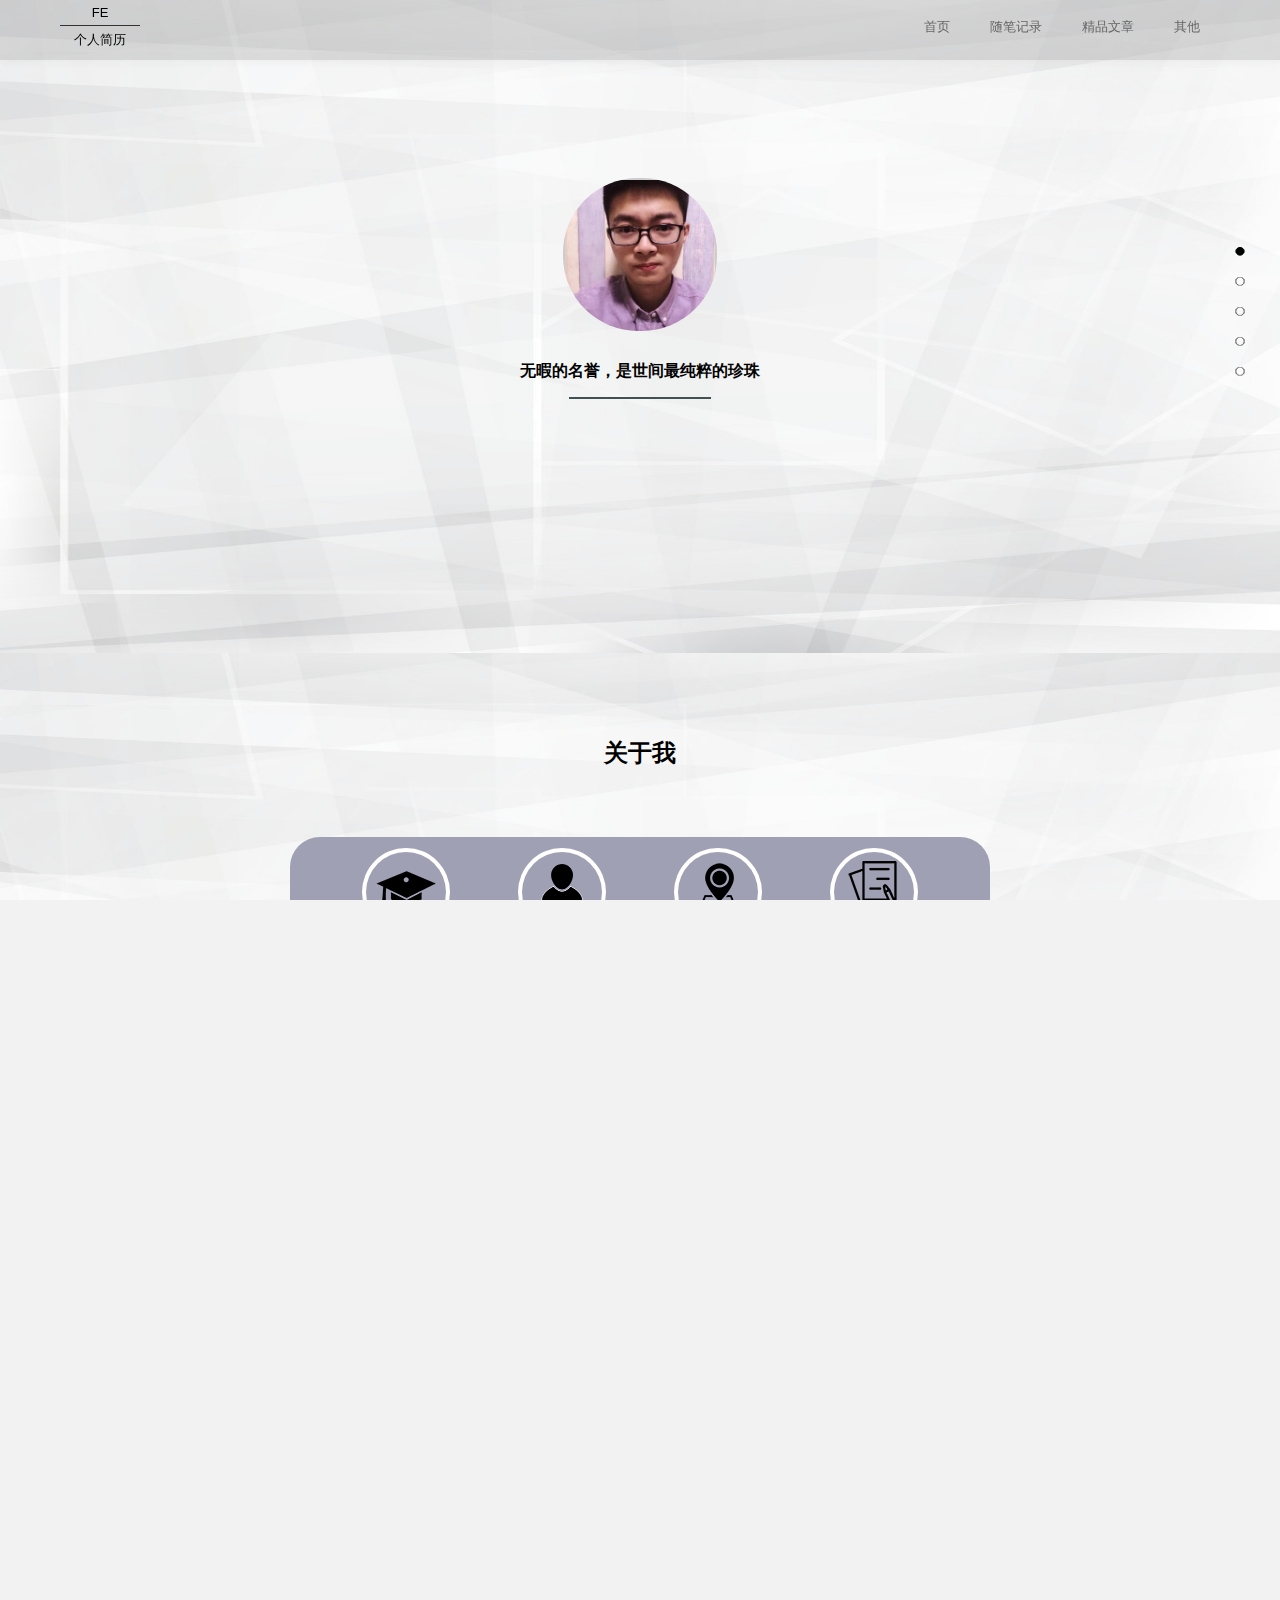
<file: jianli/index.html>
<!DOCTYPE html>
<html lang="en" style="overflow: hidden; height: 100%;">
<head>
	<meta charset="UTF-8">
	<title>周佳恒</title>
	<link rel="stylesheet" href="style.css">
	<script src="jquery-1.12.0.min.js"></script>
	<script src="jquery.mousewheel.js"></script>
	<script src="jquery.easing.min.js"></script>
	<script src="index.js"></script>
</head>
<body style="overflow: hidden; height: 100%;">
	<div id="header" style="opacity: 0.3;"></div>
	<header style="opacity: 1;">
		<div id="logo">
			<div id="header_p">
			<p id="header_p1">FE</p>
			<p id="header_p2">个人简历</p>
			</div>
		</div>
		<nav>
		<ul>
			<li><a href="">首页</a></li>
			<li><a href="">随笔记录</a></li>
			<li><a href="">精品文章</a></li>
			<li><a href="">其他</a></li>
		</ul>
		</nav>
	</header>
	<aside style="top: 231.5px; display: block;">
		<a href="#page1" class="selected"><b>首页</b></a>
		<a href="#page2" class=""><b>关于我</b></a>
		<a href="#page3" class=""><b>专业技能</b></a>
		<a href="#page4" class=""><b>我的经历</b></a>
		<a href="#page5" class=""><b>我的作品</b></a>
	</aside>
	<div id="dowebok" class="fullpage-wrapper" style="height: 100%; position: relative; touch-action: none; transform: translate3d(0px, 0px, 0px);">
	<!-- home -->
	<div class="section one fp-section active" data-anchor="page1" style="height: 653px;">
		<div id="home" class="home_zoom" style="display: block;">
			<div id="home_content" style="padding-top: 78px;">
				<div id="home_head">
					<div id="home_head_content">
						<img src="image/2.jpg" id="home_photo1" alt="">
						<img src="image/1.jpg" id="home_photo2" alt="" style="opacity: 0;">
					</div>
				</div>
				<div id="home_info">
					<p id="home_info1">无暇的名誉，是世间最纯粹的珍珠</p>
					<div id="home_info_box">
						<p id="home_info2">周佳恒</p>
						<p id="home_info3">26岁</p>
						<p id="home_info4">前端工程师</p>
						<p id="home_info5">371883599@qq.com</p>
					</div>
				</div>
			</div>
		</div>
	</div>
	<!-- home end -->
	<!-- about -->
	<div class="section two fp-section" data-anchor="page2" style="height: 653px;">
		<div id="about">
			<div id="about_content" style="padding-top: 23.8333px;">
				<div class="title">
					<h1>关于我</h1>
					<!-- <div class="title_en"><h2 style="display: none;">· About me ·</h2></div> -->
				</div>
				<div id="about_list_content">
					<div class="about_list" id="about_list1">
						<div class="about_list_eg" id="about_en_edu">education</div>
						<div class="about_list_cn" id="about_cn_edu">学历<p>本科</p></div>
					</div>
                    <div class="about_list">
                        <div class="about_list_eg" id="about_en_age">age</div>
                        <div class="about_list_cn" id="about_cn_age">年龄<p>26岁</p></div>
                    </div>
                    <div class="about_list">
                        <div class="about_list_eg" id="about_en_loc">location</div>
                        <div class="about_list_cn" id="about_cn_loc">坐标<p>北京</p></div>
                    </div>
                    <div class="about_list">
                        <div class="about_list_eg" id="about_en_sta">status</div>
                        <div class="about_list_cn" id="about_cn_sta">状态<p>离职</p></div>
                    </div>
				</div>
				<div id="about_info"><p>2014年毕业于哈尔滨理工大学</p><p>喜欢优雅的代码，代码洁癖</p><p>AngularJS ReactJs Bootstrap</p><p>层出不穷的框架让人兴奋，而不同框架背后的思路却在逐渐统一</p></div>
			</div>
		</div>
	</div>
    <!-- about end -->
    <!-- skill -->
    <div class="section three fp-section" data-anchor="page3" style="height: 653px;">
		<div id="skill">
			<div id="skill_content" style="padding-top: 23.8333px;">
				<div class="title">
					<h1>专业技能</h1>
					<!-- <div class="title_en"><h2 style="display: none;">· About me ·</h2></div> -->
				</div>
				<div id="skill_info"><p>前端更新很快，知识深度与广度都很重要。而前端开发的重中之重就是原生javascript的理解，而如今的思路必需有模块化，组件化，工程化</p></div>
                <div id="skill_list">
                    <div class="skill_list_content" id="skill_list1">
                        <div class="skill_icon" id="skill_icon1"></div>
                        <div class="skill_name">AngularJs</div>
                        <div class="skill_flag"></div>
                        <div class="skill_int" id="skill_int1"><ul><li>熟悉angularJS</li><li>模块组件化</li><li>了解双向绑定</li><li>熟练的指令</li></ul></div>
                    </div>
                    <div class="skill_list_content" id="skill_list2">
                        <div class="skill_icon" id="skill_icon2"></div>
                        <div class="skill_name">HTML</div>
                        <div class="skill_flag"></div>
                        <div class="skill_int" id="skill_int2"><ul><li>深刻理解Web标准</li><li>熟练运用html标签</li><li>熟悉xml及xhtml标记语言</li><li>掌握html5如canvas，localstorage新特性</li></ul></div>
                    </div>
                    <div class="skill_list_content" id="skill_list3">
                        <div class="skill_icon" id="skill_icon3"></div>
                        <div class="skill_name">CSS</div>
                        <div class="skill_flag"></div>
                        <div class="skill_int" id="skill_int3"><ul><li>熟练运用css及css3新属性</li><li>注重浏览器兼容性，熟悉常见的css hack（兼容至IE8）</li><li>掌握bootstrap框架及源码的实现</li><li>掌握css预编译器Less及Sass</li></ul></div>
                    </div>
                    <div class="skill_list_content" id="skill_list4">
                        <div class="skill_icon" id="skill_icon4"></div>
                        <div class="skill_name">JavaScript</div>
                        <div class="skill_flag"></div>
                        <div class="skill_int" id="skill_int4"><ul><li>掌握jQuery</li><li>掌握原生JS的编程</li><li>注重JavaScript性能优化</li><li>正在学习ES6</li></ul></div>
                    </div>
                </div>
            </div>
        </div>
    </div>
    <!-- skill end -->
    <!-- experience -->
    <div class="section four fp-section" data-anchor="page4" style="height: 653px;">
    	<div id="exp">
        	<div id="exp_content" style="padding-top: 28.6667px;">
        		<div class="title">
                	<h1>我的经历</h1>
                </div>
                <div id="exp_info" class="exp_scale"><p>2015年上班期间偶然接触到前端，开始了web前端自学生涯。</p></div>
                <div id="exp_list_slider" style="width: 900px;">
                	<div id="exp_list_slider_content" class="exp_scale">
                        <div id="exp_list_content" style="width: 2700px;">
                            <div class="exp_list">
                                <div class="exp_list_left">
                               		<div id="exp_list_left1">
                                        <dl>
                                            <dt>大唐云动力有限责任公司</dt>
                                            <dd class="exp_list_time">2014年2月~2015年6月</dd>
                                            <dd>项目交付部</dd>
                                            <dd>负责各地区车险项目的运维平台梳理，系统的安装、环境部署、配置</dd>
                                            <dd>负责系统运维平台问题统计汇总，处理进度跟进</dd>
                                            <dd>同期工作之余开始系统性的自学web前端基础</dd>
                                        </dl>
                                    </div>
                                </div>
                        	</div>
                        	<div class="exp_list">
                                <div class="exp_list_left">
                                	<div id="exp_list_left2">
                                        <dl>
                                            <dt>北京亚讯鸿达技术责任有限公司</dt>
                                            <dd class="exp_list_time">2015年9月~2016年6月</dd>
                                            <dd>开发部</dd>
                                            <dd>负责企业内部计费管理系统、语音信箱系统、调度系统的开发</dd>
                                            <dd>负责开发的模块：登录、系统设置、权限管理、用户管理、收费、用户充值</dd>
                                            <dd>同期工作之余学习Angular</dd>
                                        </dl>
                                    </div>
                            	</div>
                        	</div>
                            <div class="exp_list">
                                <div class="exp_list_left">
                                    <div id="exp_list_left3">
                                        <dl>
                                            <dt>待添加。。。</dt>
                                        </dl>
                                    </div>
                                </div>
                            </div>
                        </div>
                    <div id="exp_list_to">
                    	<div id="exp_list_toleft"><img src="image/exp_list_toleft.png"></div>
                    	<div id="exp_list_toright"><img src="image/exp_list_toright.png"></div>
                    </div>
                    </div>
                    <div id="exp_timeline" class="exp_scale">
                    	<div>
                            <a href="#" title="2014年2月~2015年6月"></a>
                            <a href="#" title="2015年9月~2016年6月"></a>
                            <a href="#" title="2015年9月~现在"></a>
                        </div>
                    </div>             
                </div>
            </div>
        </div>
    </div> 
    <!-- experience end -->
    <!-- demo -->
    <div class="section five fp-section" data-anchor="page5" style="height: 653px;">
    	<div id="demo">
        	<div id="demo_content" style="padding-top: 35.3333px;">
            	<div class="title">
                	<h1>我的作品</h1>
                	<!-- <div class="title_en"><h2 style="display: none;">· About me ·</h2></div> -->
                </div>
                <div id="demo_content_list">
                    <ul class="demo_box">
                    	<li class="demo_scale">
                            <div class="demo_box_content">
                            	<div class="demo_box_hover">
                                    <p class="demo_box_title">满屏上下翻页demo</p>
                                    <span class="demo_box_hover_icon">
                                        <a href="https://zhoujiaheng.github.io/myhtml/manping.demo1/index.html" target="_blank" class="demo_box_link">
                                            <img src="image/demo-link.png" alt="">
                                        </a>
                                    </span>
                                </div>
                                <img src="image/demo_box1.jpg" alt="" class="demo_box_bg">
                            </div>
                        </li>
                        <li class="demo_scale">
                            <div class="demo_box_content">
                                <div class="demo_box_hover">
                                    <p class="demo_box_title">css3弹球demo</p>
									<span class="demo_box_hover_icon">
										<a href="https://zhoujiaheng.github.io/myhtml/css3tanqiu.html" target="_blank" class="demo_box_link">
											<img src="image/demo-link.png" alt="">
										</a>
									</span>
								</div>
								<img src="image/demo_box2.jpg" alt="" class="demo_box_bg">
							</div>
                        </li>
                        <li class="demo_scale">
							<div class="demo_box_content">
                            	<div class="demo_box_hover">
									<p class="demo_box_title">恒大企业</p>
                                    <span class="demo_box_hover_icon">
                                    	<a href="https://zhoujiaheng.github.io/myhtml/qiyeindex.demo1/index.html" target="_blank" class="demo_box_link">
											<img src="image/demo-link.png" alt="">
                                        </a>
                                    </span>
                                </div>
								<img src="image/demo_box3.jpg" alt="" class="demo_box_bg">
                            </div>
                        </li>
                        <li class="demo_scale">
							<div class="demo_box_content">
                            	<div class="demo_box_hover">
                                	<p class="demo_box_title">首创集团</p>
                                    <span class="demo_box_hover_icon">
                                    	<a href="https://zhoujiaheng.github.io/myhtml/qiyeindex.demo2/index.html" target="_blank" class="demo_box_link">
											<img src="image/demo-link.png" alt="">
                                        </a>
                                    </span>
                                </div>
								<img src="image/demo_box4.jpg" alt="" class="demo_box_bg">
                            </div>
                        </li>
                    </ul>
				</div> 
                <div id="demo_info" class="demo_scale">
                    <p>更多demo请移步<a href="">这里</a>。</p>
                </div>
            </div>
            <footer class="contact_scale">
                <div class="contact_scale footer">
                    <a href="https://github.com/Zhoujiaheng" target="_blank">Github</a>
                </div>
                <div class="contact_scale footer">All Rights Reserved&nbsp;</div>
                <div class="contact_scale footer"><a href="http://www.miitbeian.gov.cn/" target="_blank">蜀ICP备12345678号</a>&nbsp;Copyright © 2015 - 2016</div>
            </footer>
        </div>
    </div>
    <!-- demo end -->
	</div>
</body>
</html>
</file>
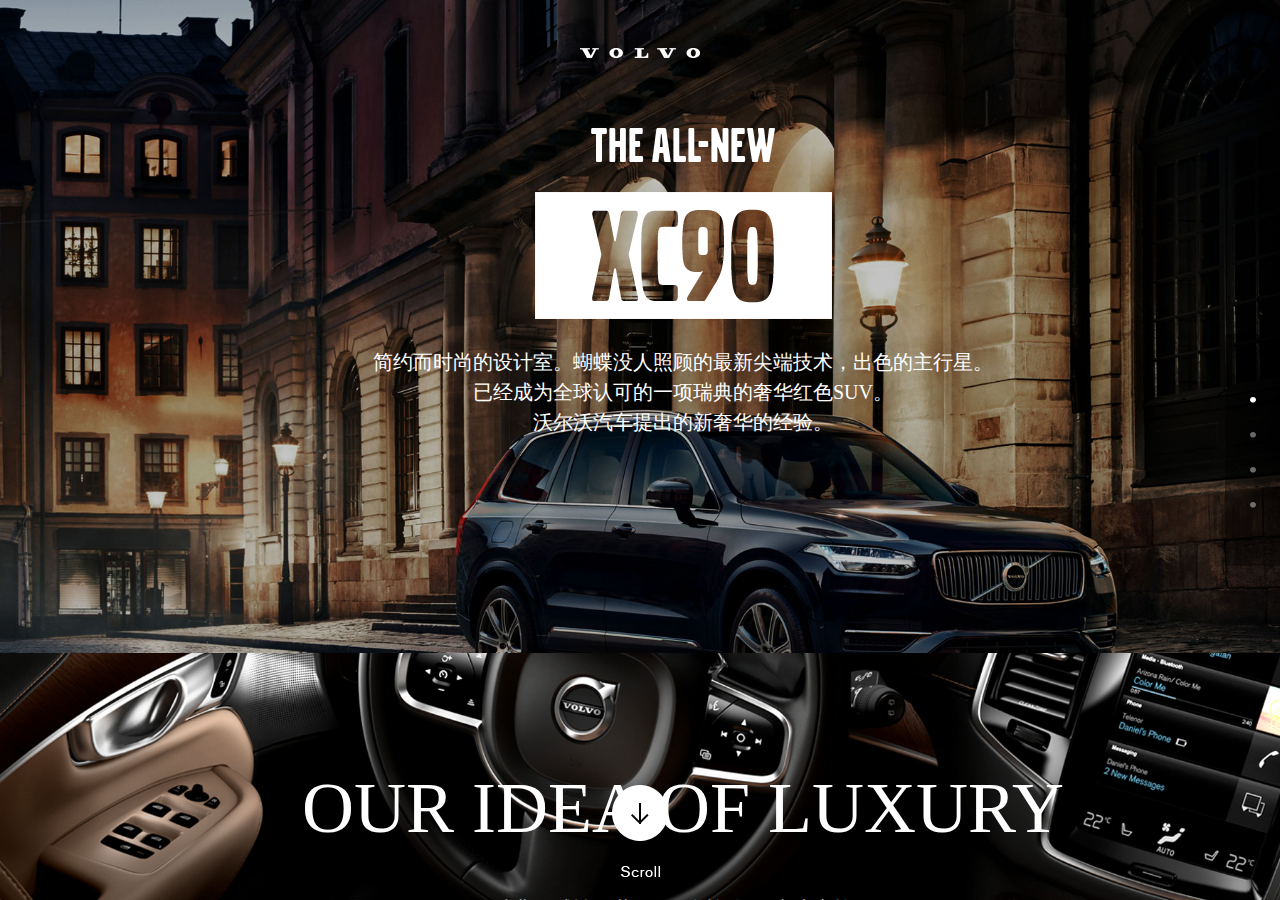
<file: manping.demo1/index.html>
<!DOCTYPE html>
<html lang="en">
<head>
	<meta charset="UTF-8">
	<title>我的作品</title>
	<link rel="stylesheet" href="css/style.css">
	<script src="js/jquery-1.12.0.min.js"></script>
	<script src="js/my.js"></script>
	<script src="js/jquery.mousewheel.js"></script>
</head>
<body>
	<div id="wrap">
		<div id="logo">
			<img src="images/logo.png" alt="">
		</div>
		<div id="scroll">
			<button type="button">
				<img src="images/scroll.png" alt="">
			</button>
		</div>
		<div id="header">
			<ul>
				<li>
					<button type="button" class="on"></button>
				</li>
				<li>
					<button type="button"></button>
				</li>
				<li>
					<button type="button"></button>
				</li>
				<li>
					<button type="button"></button>
				</li>
			</ul>
		</div>
		<div id="container">
			<div id="content">
				<div class="section01 content-section" style="width: 1366px;height:653px">
					<div class="rolling-warp">
						<div class="section01-title01">
							<img src="images/section01_01_title.png" alt="">
						</div>
						<p class="section01-text01 nanumgothic">简约而时尚的设计室。蝴蝶没人照顾的最新尖端技术，出色的主行星。<br>
						已经成为全球认可的一项瑞典的奢华红色SUV。<br>
						沃尔沃汽车提出的新奢华的经验。
						</p>
						<img src="images/img_main01_01.jpg" class="full-img" alt="" style="width: 1366px; margin-left: -683px;">
					</div>
				</div>
				<div class="section02 content-section" style="width: 1366px;height:653px;">
					<div class="rolling-warp">
						<div class="section02_01txtbox section02_txtbox">
							<div class="section02-title01 volvoBroad">OUR IDEA OF LUXURY</div>
							<p class="section02-text01 nanumgothic">
								瑞典的感性的装修，舒适柔软的真皮座椅。<br>
								一个被控制的创新普查。<br>
								你的更舒适的生活。
							</p>
						</div>
						<img src="images/backview_01.jpg" class="full-img" alt="" style="width: 1366px; margin-left: -683px;">
					</div>
				</div>
				<div class="section03 content-section" style="width: 1366px;height:653px">
					<img src="images/img_main03.jpg" class="full-img" alt="" style="width: 1366px; margin-left: -683px;">
				</div>
				<div class="section04 content-section" style="width: 1366px;height:653px">
					<div class="section06_01txtbox section06_txtbox">
						<img src="images/section06_01_img.png" alt="" usemap="#map1">
					</div>
					<img src="images/img_main06.jpg" class="full-img" alt="" style="width: 1366px; margin-left: -683px;">
				</div>
			</div>
		</div>
	</div>
</body>
</html>
</file>
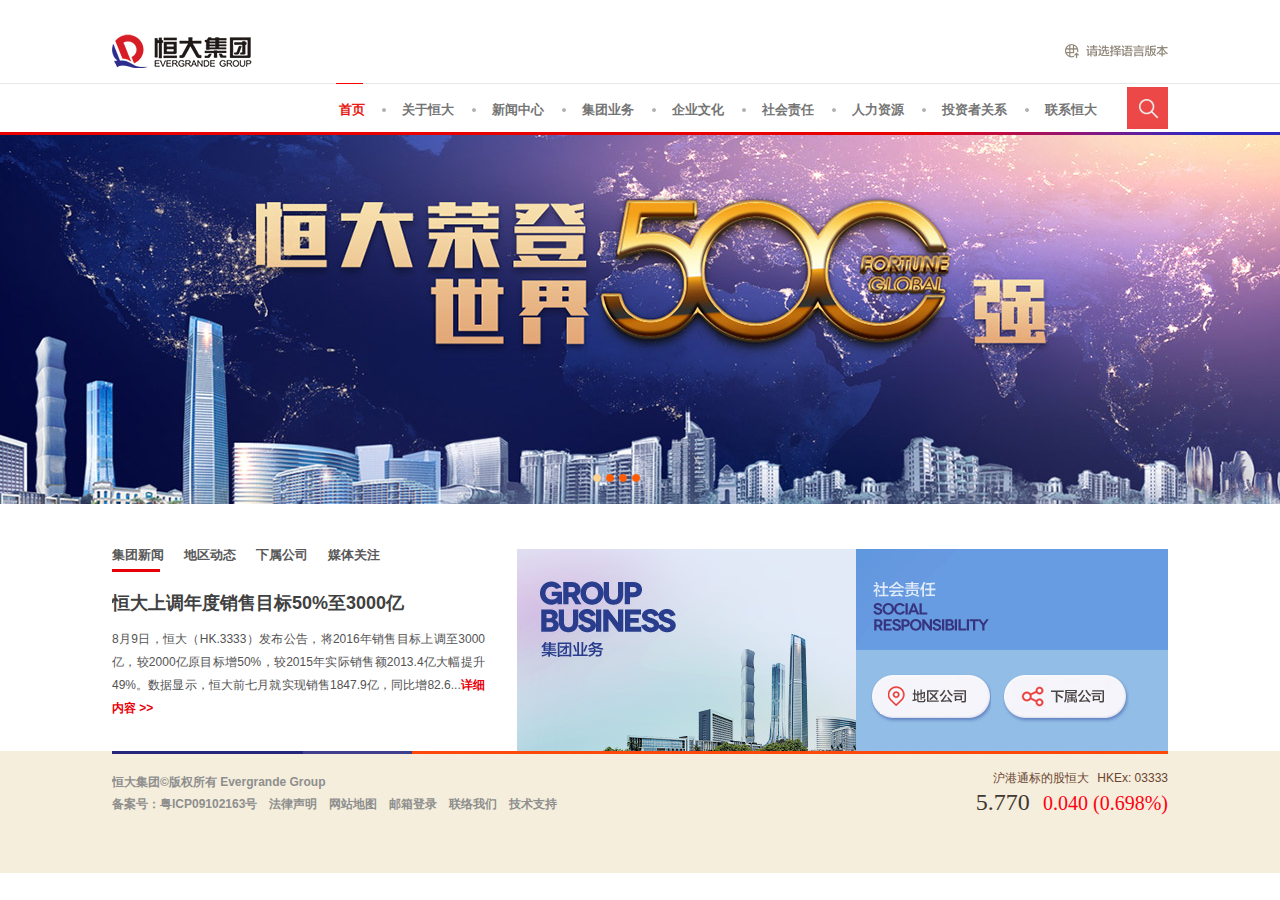
<file: qiyeindex.demo1/index.html>
<!DOCTYPE html>
<html lang="en">
<head>
	<meta charset="UTF-8">
	<title>首页</title>
	<link rel="stylesheet" type="text/css" href="css/style.css">
	<script src="js/jquery-1.12.0.min.js"></script>
	<script src="js/public.js"></script>
</head>
<body>
	<div id="header">
		<div class="wrapper">
			<a id="logo" href="#"></a>
			<div id="langs" style="margin-right:-164px;">
				<a href="#">
					<img src="images/l1_on.png">
				</a>
				<a href="#">
					<img src="images/l2.png">
				</a>
				<a href="#">
					<img src="images/l3.png">
				</a>
			</div>
		</div>
		<div id="nav">
			<div class="wrapper">
				<div id="search">
					<input type="text" class="inp_txt" placeholder="输入关键字">
					<input type="button" class="inp_btn">
				</div>
				<ul class="nav_ul">
					<li class="n1 hover"><a href="#">首页</a></li>
					<li class="n2"><a href="#">关于恒大</a></li>
					<li class="n3"><a href="#">新闻中心</a></li>
					<li class="n4"><a href="#">集团业务</a></li>
					<li class="n5"><a href="#">企业文化</a></li>
					<li class="n6"><a href="#">社会责任</a></li>
					<li class="n7"><a href="#">人力资源</a></li>
					<li class="n8"><a href="#">投资者关系</a></li>
					<li class="n9"><a href="#">联系恒大</a></li>
				</ul>
			</div>	
		</div>
	</div>
	<div id="content">
		<div id="banner">
			<ul class="pics">
				<li style="background-image: url(images/1.jpg)">
					<a href="#" style="width:100%;height:100%;display: block"></a>
				</li>
				<li style="background-image: url(images/2.jpg)">
					<a href="#" style="width:100%;height:100%;display: block"></a>
				</li>
				<li style="background-image: url(images/3.jpg)">
					<a href="#" style="width:100%;height:100%;display: block"></a>
				</li>
				<li style="background-image: url(images/4.jpg)">
					<a href="#" style="width:100%;height:100%;display: block"></a>
				</li>
			</ul>
			<ul class="idxs" style="margin-left: -47px;">
				<li style="margin-top: 0;"></li>
				<li style="margin-top: 0;"></li>
				<li style="margin-top: 0;"></li>
				<li style="margin-top: 0;"></li>
			</ul>
			<div class="btns">
				<a href="#" class="left"></a>
				<a href="#" class="right"></a>
			</div>
		</div>
		<div class="wrapper" style="height: 202px;">
			<div class="news">
				<p class="abs"></p>
				<div class="head">
					<a href="#">集团新闻</a>
					<a href="#">地区动态</a>
					<a href="#">下属公司</a>
					<a href="#">媒体关注</a>
				</div>
				<div class="body">
					<a href="#">
						<h1>恒大上调年度销售目标50%至3000亿</h1>
						<p>8月9日，恒大（HK.3333）发布公告，将2016年销售目标上调至3000亿，较2000亿原目标增50%，较2015年实际销售额2013.4亿大幅提升49%。数据显示，恒大前七月就实现销售1847.9亿，同比增82.6...<span>详细内容 >></span>
						</p>
					</a>
					<a href="#">
						<h1>恒大海上威尼斯开盘热销28亿  掀万人抢购</h1>
						<p>4年前让全国震惊的恒大海上威尼斯又回来了！7月30日，位于上海北岸的恒大海上威尼斯三期开盘，吸引了来自华东各大城市乃至海外的过万名买家到场，现场异常火爆。据悉，当日项目销售总额达28.3亿，销售套数逾4000套，这也是恒...<span>详细内容 >></span>
						</p>
					</a>
					<a href="#">
						<h1>2015年度恒大优秀设计单位奖出炉</h1>
						<p>2015年度恒大地产集团优秀设计单位奖评选日前揭晓，深圳市建筑设计研究总院有限公司等国内外20家设计单位榜上有名。今年3月，集团建筑、装修设计院面向有合作关系的国内外400多家建筑、装修设计单位，围绕设计质量、设计服务、...<span>详细内容 >></span>
						</p>
					</a>
					<a href="#">
						<h1>[人民网]恒大首进世界500强榜单 同日正式更名“中国恒大集...</h1>
						<p>世界公认最权威的企业榜单20日出炉，根据美国《财富》2016年世界500强排行榜，恒大（HK.3333）以212亿美元的营业收入上榜。榜单显示，随着中国经济实力的日益壮大，越来越多的中国企业跨入世界500强榜单，成为近年...<span>详细内容 >></span>
						</p>
					</a>
				</div>
			</div>
			<div class="group">
				<div class="hull">
					<p class="abs"></p>
					<a  class="a1" href="#"></a>
					<a  class="a2" href="#"></a>
					<a  class="a3" href="#"></a>
					<a  class="a4" href="#"></a>
					<a  class="a5" href="#"></a>
					<a  class="a6" href="#"></a>
					<a  class="a7" href="#"></a>
					<a  class="a8" href="#"></a>
				</div>
			</div>
			<div class="company" style="position: relative">
				<a href="#" class="a1"></a>
				<a href="javascript:void(0);" class="a2"></a>
				<a href="javascript:void(0);" class="a3"></a>
				<a href="#" id="ad_img" class="ren">
				</a>
			</div>
		</div>
	</div>
	<div class="drops">
		<div class="row"></div>
		<div class="wrapper">
			<ul>
                <li><a href="#">广东公司</a></li>
                <li><a href="#">北京公司</a></li>
                <li><a href="#">上海公司</a></li>
                <li><a href="#">天津公司</a></li>
                <li><a href="#">重庆公司</a></li>                  
                <li><a href="#">深圳公司</a></li>                    
                <li><a href="#">山东公司</a></li>                    
                <li><a href="#">安徽公司</a></li>
                <li><a href="#">山西公司</a></li>
                <li><a href="#">河南公司</a></li>
                <li><a href="#">辽宁公司</a></li>
                <li><a href="#">湖南公司</a></li>
                <li><a href="#">江西公司</a></li>
                <li><a href="#">湖北公司</a></li>
                <li><a href="#">江苏公司</a></li>
                <li><a href="#">黑龙江公司</a></li>
                <li><a href="#">吉林公司</a></li>
                <li><a href="#">广西公司</a></li>
                <li><a href="#">甘肃公司</a></li>
                <li><a href="#">陕西公司</a></li>
                <li><a href="#">四川公司</a></li>
                <li><a href="#">海南公司</a></li>
                <li><a href="#">内蒙古公司</a></li>
                <li><a href="#">福建公司</a></li>
                <li><a href="#">粤东公司</a></li>
            </ul>
            <a href="javascript:void(0);" class="out"></a>
		</div>
	</div>
	<div class="drops">
		<div class="row"></div>
		<div class="wrapper">
			<ul>
                <li><a href="#">恒大矿泉水</a></li>
                <li><a href="#">恒大粮油</a></li>
                <li><a href="#">恒大乳业</a></li>
                <li><a href="#">恒大健康产业集团</a></li>
                <li><a href="#">恒大酒店管理集团</a></li>                    
                <li><a href="#">恒大足球俱乐部</a></li>                    
                <li><a href="#">恒大足球学校</a></li>                    
                <li><a href="#">恒大电影公司</a></li>
                <li><a href="#">恒大音乐公司</a></li>
                <li><a href="#">恒大金属建筑材料公司</a></li>
                <li><a href="#">中国海南海花岛</a></li>
                <li><a href="#">恒大人寿</a></li>
                <li><a href="#">恒大金服</a></li>
                <li><a href="#">恒大原辰</a></li>
            </ul>
            <a href="javascript:void(0);" class="out"></a>
		</div>
	</div>
	<div id="footer">
		<div class="wrapper">
			<div class="copyrights">
				<h1>恒大集团©版权所有 Evergrande Group</h1>
				<div class="clearfix">
					<a href="#">备案号：粤ICP09102163号</a>
					<a href="javascript:void(0)" class="teshu">法律声明</a>
					<a href="#">网站地图</a>
					<a href="#">邮箱登录</a>
					<a href="#">联络我们</a>
					<a href="#">技术支持</a>
				</div>
			</div>
			<div class="stock">
				<p class="name">
					沪港通标的股恒大 
					<span>HKEx: 03333</span>
				</p>
				<p class="num">
					<span class="n1">5.770</span>
					<span class="n2">0.040 (0.698%)</span>
				</p>
			</div>
		</div>
	</div>
	<div class="copyright">
		<div class="low">
			<div class="content">
				<h1>
					<img src="images/low-t1.jpg" alt="">
				</h1>
				<br>
				<br>
				<p>
					<img src="images/legal_01.jpg" alt="">
				</p>
				<br>
				<br>
				<p>
					<img src="images/legal_02.jpg" alt="">
				</p>
			</div>
		</div>
	</div>
</body>
</html>
</file>
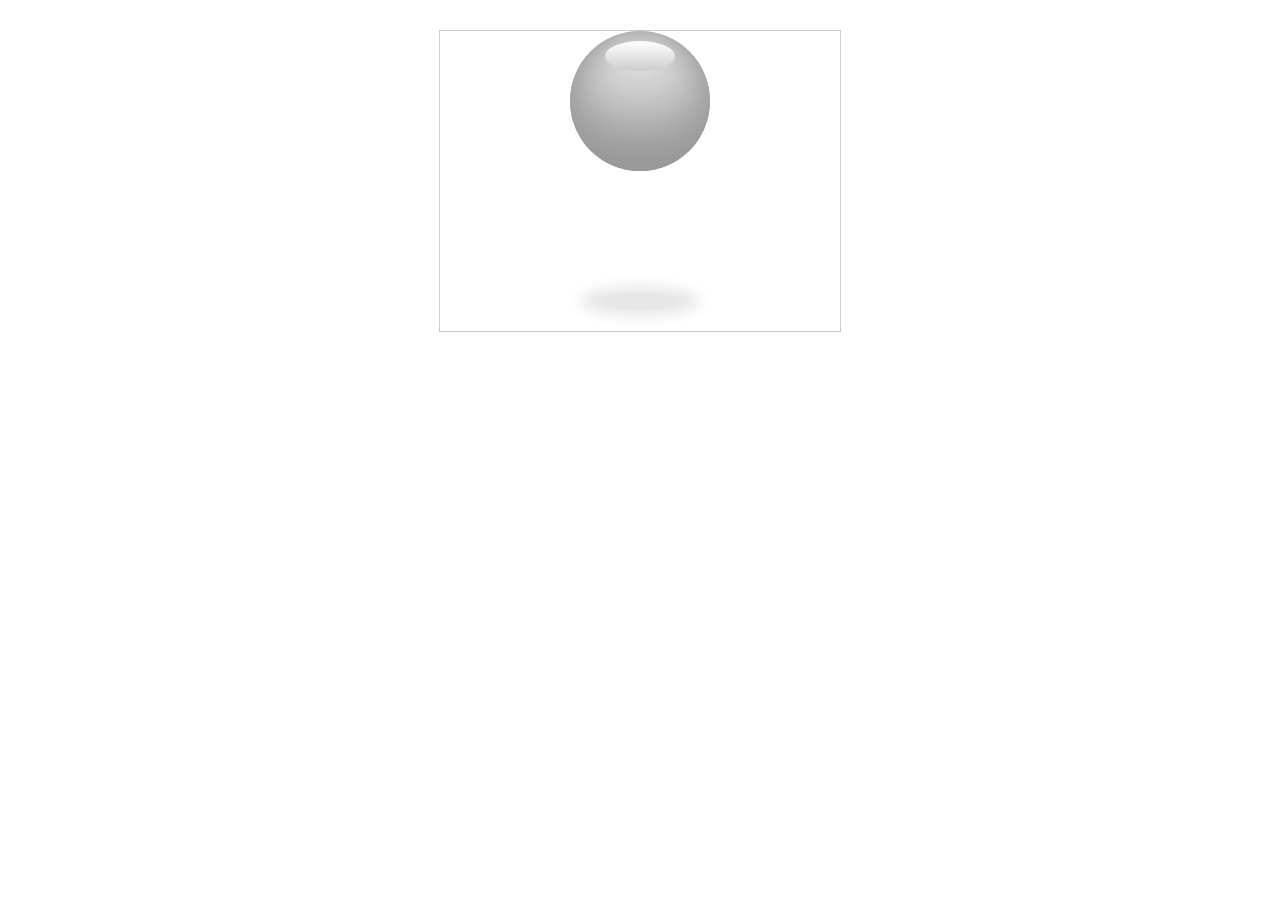
<file: css3tanqiu.html>
<!DOCTYPE html>
<html lang="en">
<head>
	<meta charset="UTF-8">
	<title>ball</title>
</head>
<style type="text/css">
	.box{
		width: 400px;
		height: 300px;
		border: 1px #ccc solid;
		margin: 30px auto;
		position: relative;
	}
	.box .ball{
		width: 140px;
		height: 140px;
		border-radius: 50%;
		position: absolute;
		top: 0;
		left: 50%;
		margin-left: -70px;
		background: -webkit-linear-gradient(top, #fff, #999);
		box-shadow: inset 0 0 30px #999, inset 0 -15px 70px #999;
		-webkit-animation:jump 1s ease-in-out infinite;
		z-index: 1;
	}
	.box .ball:after{
		content: " ";
		display: block;
		width: 70px;
		height: 30px;
		border-radius: 50%;
		position: absolute;
		top: 10px;
		left: 50%;
		margin-left: -35px;
		background: -webkit-linear-gradient(#fff , #ccc);
	}
	.shadow{
		width: 80px;
		height: 60px;
		border-radius: 50%;
		position: absolute;
		bottom: 0;
		left: 50%;
		margin-left: -40px;
		background: rgba(20,20,20,.1);
		box-shadow: 0 0 25px 20px rgba(20,20,20,.1);
		transform: scaleY(.3);
		-webkit-animation:shrink 1s infinite;
	}
	@-webkit-keyframes jump{
		0%{
			top: 0;
			-webkit-animation-timing-function:ease-in;
		}
		65%{
			top: 160px;
			height: 140px;
		}
		75%{
			height: 120px;
		}
		100%{
			top: 0;
			height: 140px;
		}
	}
	@-webkit-keyframes shrink{
		0%{
			width: 90px;
			height: 60px;
			-webkit-animation-timing-function:ease-in;
		}
		65%{
			width: 10px;
			height: 5px;
			margin-left: -5px;
			background: rgba(20,20,20,.3);
		}
		100%{
			width: 90px;
			height: 60px;
			background: rgba(20,20,20,.1);
			box-shadow: 0 0 25px 20px rgba(20,20,20,.1);
		}
	}
</style>
<body>
	<div class="box">
		<div class="ball"></div>
		<div class="shadow"></div>
	</div>
</body>
</html>
</file>
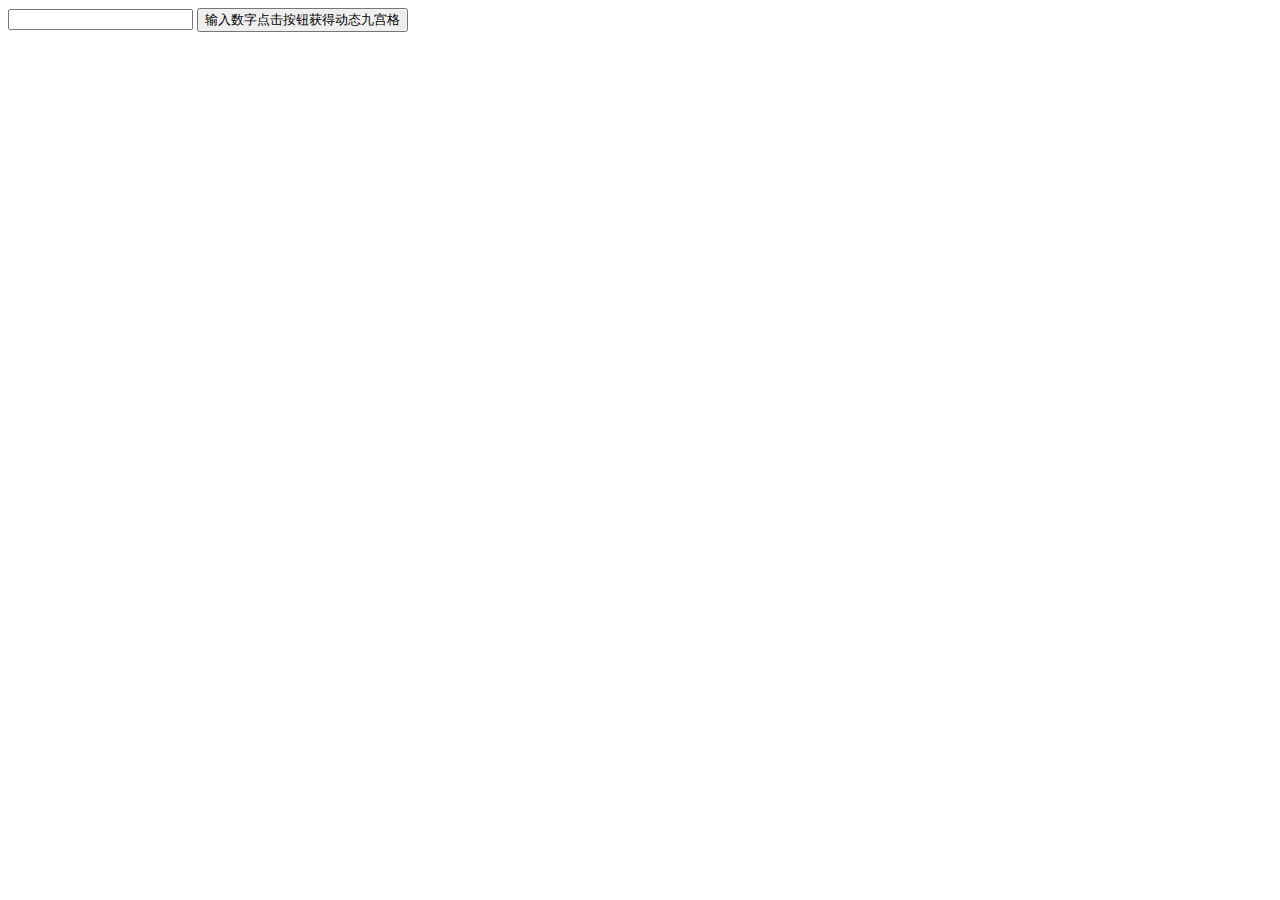
<file: jiugongge.demo/jiugongge.html>
<!DOCTYPE html>
<html lang="en">
<head>
	<meta charset="UTF-8">
	<title>Document</title>
</head>
<body>
	<form>
		<input type="text" id="txt" value="">
		<input type="button" value="输入数字点击按钮获得动态九宫格" id="btn" onclick="getText();">
		<div id="showText" style="position:relative;"></div>
	</form>
	<script type="text/javascript">
 
		function getText () {
 
 
		var h=document.getElementById("txt").value;

		for(var x=0;x<h;x++){
			for(var y=0;y<h;y++){
				var o = document.createElement("div");
				document.getElementById("showText").appendChild(o);
				o.style.width = "80px";
				o.style.height= "80px";
				o.style.backgroundColor="#D7DBDE";
				o.style.position="absolute";
				o.style.left=81*x+"px";
				o.style.top=81*y+"px";
			}
		}
 
		}
 
</script></body>
</html>
</file>
<file: jianli/style.css>
*{
	margin: 0;
	padding: 0;
}
body {
    position: relative;
    font: 13px 'Helvetica Neue',Helvetica,Arial,sans-serif;
    background: #f2f2f2;
}
ol, ul {
    list-style: none;
}
a {
    text-decoration: none;
    color: #000;
}
#header {
    position: fixed;
    width: 100%;
    top: 0;
    left: 0;
    height: 60px;
    z-index: 1;
    background: #999;
    box-shadow: 0 0 10px #ccc;
    -webkit-transition: all 5s ease;
    transition: all 5s ease;
}
header {
    position: fixed;
    width: 100%;
    top: 0;
    left: 0;
    z-index: 100;
    height: 65px;
}
#logo {
    float: left;
    margin: 0 30px;
}
#header_p {
    margin-left: 15px;
    text-align: center;
    color: #000;
    float: left;
}
#header_p1 {
    margin: 0px 15px 5px;
    padding: 5px 15px;
    width: 50px;
    border-bottom: 1px solid #333;
}
#header_p2 {
    padding: 0 15px;
}
nav {
    margin-top: 18px;
    float: right;
    margin-right: 60px;
}
nav li {
    float: left;
    margin: 0 20px;
}
nav li a {
    padding: 25px 0;
    position: relative;
    color: #666;
}
nav li a:after {
	content: "";
	position: absolute;
	left: 50%;
	right: 50%;
	bottom: 0;
	height: 2px;
	background: #50b659;
	opacity: 0;
	-webkit-transition: .2s ease-in;
	transition: .2s ease-in;
}
nav li a:hover {
	color: #000;
}
nav li a:hover:after {
	left: 0;
	right: 0;
	opacity: 1;
}
aside {
    position: fixed;
    right: 0;
    z-index: 1000;
    width: 50px;
    height: auto;
    display: none;
}
aside a.selected {
    background: url(image/aside_2.png) no-repeat center center;
}
aside a {
    position: relative;
    display: block;
    margin: 10px 0;
    width: 20px;
    height: 20px;
    background: url(image/aside_1.png) no-repeat center center;
    border-radius: 50%;
}
aside b {
    position: absolute;
    font-size: 9px;
    font-weight: normal;
    top: 0;
    line-height: 20px;
    display: none;
    right: 100%;
    width: 100px;
    padding-right: 5px;
    text-align: right;
    color: #50668a;
}
.fp-section {
    position: relative;
    -webkit-box-sizing: border-box;
    -moz-box-sizing: border-box;
    box-sizing: border-box;
}
#home {
    display: none;
}
#home, #about, #skill, #exp, #demo, #contact {
    width: 100%;
    height: 100%;
    position: relative;
    overflow: hidden;
    background: url(image/bg.jpg) no-repeat center top;
    background-size: 100% 100%;
}
@-webkit-keyframes zoom {
	0%{
		background-size: 130% 130%;	
	}
	100%{
		background-size: 100% 100%;
	}
}
@keyframes zoom {
	0%{
		background-size: 130% 130%;	
	}
	100%{
		background-size: 100% 100%;
	}
}
.home_zoom {
    -webkit-animation: zoom 2s ease-in-out;
    animation: zoom 2s ease-in-out;
}
#home_content, #about_content, #skill_content, #exp_content, #demo_content, #contact_content {
    margin: 0 auto;
    width: 1000px;
    height: auto;
}
#home_head {
    margin: 300px auto 30px;
    width: 200px;
    -webkit-transition: margin-top 2s ease-in-out;
    transition: margin-top 2s ease-in-out;
}
#home_head_content {
    margin: 0 auto;
    position: relative;
    width: 153.2px;
    height: 153.2px;
    cursor: pointer;
    border-radius: 75px;
    overflow:hidden;
}
#home_head_content:hover{
	box-shadow: 0px 0px 10px #34313a;
}
#home_head img {
    width: 150px;
    /*height: 150px;*/
    border: 2px #CCCCCC solid;
    position: absolute;
    -webkit-transition: box-shadow 2s;
    transition: box-shadow 2s;
}
img#home_photo2 {
    opacity: 0;
    z-index: 99;
}
#home_info_box {
	border-top: 2px solid #415050;
	width: 0;
	margin: 15px auto;
}
#home_info1,
#home_info2,
#home_info3,
#home_info4,
#home_info5 {
	margin: 15px auto;
	display: none;
	width: 800px;
	text-align: center;
}
#home_info1 {
	font-size: 16px;
	font-weight: bold;
}

#about_content {
    height: 510px;
}
.title {
    text-align: center;
    margin-top: 60px;
    width: 100%;
    height: 60px;
}
h1 {
    width: 150px;
    margin: 5px auto;
    font-size: 24px;
    font-weight: bold;
}
.title_en {
    width: 0;
    margin: 5px auto;
    padding: 5px 0;
    border-top: 2px solid #8169e3;
}
h2 {
    font-family: "allerbold";
    font-weight: bold;
    color: #22b943;
    font-size: 12px;
}
.title_en h2 {
    display: none;
}
#about_list_content {
    margin: 40px auto;
    width: 700px;
    height: 150px;
    padding: 15px 0;
    border-radius: 30px;
    background: #a0a0b4;
}
.about_list {
    float: left;
    margin-left: 76px;
    cursor: pointer;
}
.about_list_eg {
    width: 80px;
    height: 80px;
    box-shadow: 0 0 0 4px rgba(255,255,255,1);
    border-radius: 50%;
    overflow: hidden;
    color: #fff;
    -webkit-transition: background 1s, color 1s, box-shadow 1s;
    transition: background 1s, color 1s, box-shadow 1s;
}
/* about */
#about_content {
	height: 510px;
}
#about_list_content {
	margin: 50px auto;
	width: 800px;
	height: 150px;
	padding: 20px 0;
	border-radius: 30px;
	background: #a0a0b4;	
}
.about_list {
	float: left;
	margin-left: 120px;
	cursor: pointer;
}
#about_list1 {
	margin-left: 60px;
}
.about_list:hover .about_list_eg {
	background: rgba(255,255,255,1);
	color: #702fa8;
	box-shadow: 0 0 0 8px rgba(255,255,255,0.3);
}
.about_list:hover .about_list_eg:before{
	-webkit-animation: l_to_r 1s forwards;
	-moz-animation: l_to_r 1s forwards;
	-o-animation: l_to_r 1s forwards;
	animation: l_to_r 1s forwards;
}
.about_list_eg {
	width: 80px;
	height: 80px;
	box-shadow: 0 0 0 4px rgba(255,255,255,1);
	border-radius: 50%;
	overflow: hidden;
	color: #fff;
	-webkit-transition: background 1s, color 1s, box-shadow 1s;
	transition: background 1s, color 1s, box-shadow 1s;
}
.about_list_eg:before {
	display: block;
	line-height: 130px;
	text-align: center;
}
#about_en_edu:before {
	content: url(image/education.png);
}
#about_en_age:before {
	content: url(image/age.png);
}
#about_en_loc:before {
	content: url(image/location.png);
}
#about_en_sta:before {
	content: url(image/status.png);
}
.about_list_cn {
	padding-top: 20px;
	line-height: 20px;
	position: relative;
	color: #fff;
}
.about_list_cn p {
	padding-top: 10px;
	text-align: right;
	font-size: 14px;
}
.about_list_cn p:before {
	display: block;
	content: "";
	position: absolute;
	background: #ccc;
	height: 2px;
	width: 90px;
	bottom: 25px;
	-webkit-transform: rotate(-30deg);
	transform: rotate(-30deg);
}
#about_info {
	clear: both;
	margin: 50% auto;
	height: 160px;
	width: 0;
	position: relative;
	overflow: hidden;
}
#about_info:before,
#about_info:after {
	position: absolute;
	width: 50px;
	height: 50px;
	content: "";
}
#about_info:before {
	top: 0;
	left: 0;
	border-top: 2px solid #58d656;
	border-left: 2px solid #58d656;
}
#about_info:after {
	bottom: 0;
	right: 0;
	border-right: 2px solid #58d656;
	border-bottom: 2px solid #58d656;
}
#about_info p {
	text-align: center;
	line-height: 40px;
	position: relative;
	bottom: -300px;
}
@-webkit-keyframes l_to_r {
	49% {
		-webkit-transform: translate(100%);
		transform: translate(100%);
	}
	50% {
		-webkit-transform: translate(-100%);
		transform: translate(-100%);
		opacity: 0;
	}
}
@-moz-keyframes l_to_r {
	49% {
		transform: translate(100%);
	}
	50% {
		transform: translate(-100%);
		opacity: 0;
	}
}
@-o-keyframes l_to_r {
	49% {
		transform: translate(100%);
	}
	50% {
		transform: translate(-100%);
		opacity: 0;
	}
}
@keyframes l_to_r {
	49% {
		transform: translate(100%);
	}
	50% {
		transform: translate(-100%);
		opacity: 0;
	}
}
@media screen and (max-width:1366px){
#about_list_content{
	margin: 40px auto;
	width: 700px;
}
#about_list1 {
	margin-left: 76px;
}
.about_list {
	margin-left: 76px;
}
#about_list_content {
	padding: 15px 0;
}
}

/* skill */
#skill_info {
	margin: 50px auto 0;
	width: 100%;
	line-height: 30px;
}
#skill_info p {
	text-align: center;
}
#skill_list {
	margin: 20px auto;
	width: 100%;
	font-size: 16px;
	height: 400px;
}
#skill_list ul {
	list-style: disc;
	list-style-position: inside;
}
.skill_list_content {
	float: left;
	margin: 0 8%;
	position: relative;
	height: 400px;
	visibility: hidden;
}
/*.skill_list_content b {*/
	/*position: absolute;*/
	/*top: 3%;*/
	/*left: -11%;*/
	/*width: 130%;*/
	/*height: 40%;*/
	/*background: #000;*/
	/*opacity: 0;*/
	/*-webkit-transition: opacity .2s ease-in-out;*/
	/*transition: opacity .2s ease-in-out;*/
	/*cursor: pointer;*/
/*}*/
/*.skill_list_content b:hover {*/
	/*opacity: 0.4;*/
/*}*/
.skill_icon {
    cursor: pointer;
	width: 90px;
	height: 100px;
	text-align: center;
	margin: 30px auto;
    transform: scale(1.0);
    transition : transform .25s;
}
.skill_icon:hover{
    -webkit-transform: scale(1.2);
    transform: scale(1.2);
    transition : transform .25s;
}
#skill_icon1{
    background: url(image/ng.png) no-repeat ;
}
#skill_icon2{
    background: url(image/html.png) no-repeat ;
}
#skill_icon3{
    background: url(image/css.png) no-repeat ;
}
#skill_icon4{
    background: url(image/js.png) no-repeat ;
}
.skill_name {
	text-align: center;
	width: 100%;
	position: relative;
}
.skill_flag {
	margin: 20px auto;
	width: 20px;
	height: 20px;
	background: url(image/skill_flag.png);
	transition-duration: 1s;
}
.skill_flag_scale {
	-webkit-transform: rotate(180deg);
	transform: rotate(180deg);
}
.skill_int {
	position: absolute;
	top: 250px;
	width: 320px;
	left: -136px;
	font-size: 14px;
	line-height: 20px;
	display: none;
	border: 1px solid #ccc;
	border-radius: 10px;
	padding: 15px;
	background: #c8c8dc;
}
.skill_int li {
	font-size: 12px;
	padding-left: 15px;
}
@keyframes skill_scale {
	0% {
		opacity: 0.1;
		transform:scale(0.3);
	}
	100% {
		opacity: 1;
		transform: scale(1);	
	}
}
.skill_scale {
	animation: skill_scale 1.5s;
	visibility: visible;
}

/* experience */
#exp_info {
	margin: 40px auto 10px;
	width: 1000px;
	line-height: 30px;
}
#exp_info p {
	text-align: center;
}
#exp_list_slider {
	width: 1000px;
	overflow: hidden;
	margin: 0 auto;	
}
#exp_list_slider_content {
	position: relative;
}
#exp_list_slider_content:before {
	content: "";
	position: absolute;
	display: block;
	height: 20%;
	left: 5%;
	right: 5%;
	bottom: 0;
	box-shadow: 0 0 30px #333;
	border-radius: 100%;
}
#exp_list_to {
	display: none;
}
#exp_list_toleft,
#exp_list_toright {
	position: absolute;
	width: 60px;
	height: 60px;
	top: 42%;
	z-index: 100;
	cursor: pointer;
}
#exp_list_toleft {
	left: 2%;
}
#exp_list_toright {
	right: 2%;
}
#exp_list_content {
	width: 3000px;
	line-height: 30px;
	height: 320px;
	position: relative;	
	margin: 10px auto;
	border-bottom: 1px solid rgba(255,255,255,0.8);
}
#exp_list_content a {
	border-bottom: 1px dashed #666;
}
#exp_list_content a:hover {
	color: #f00;
	border-bottom-color: #f00;
}
.exp_list {
	float: left;
	width: 1000px;
	height: 320px;
	background: url(image/exp_list_bg.jpg);
	box-shadow: 0px 0px 40px rgba(0, 0, 0, 0.1) inset;
}
.exp_list_left {
	width:533px;
}
.exp_list dl {
	margin-left: 140px;
	margin-top: 36px;
}
.exp_list_first{

}
.exp_list dt {
	font-size: 22px;
	margin-bottom: 30px;
}
.exp_list dd {
	position: relative;
	font-size: 14px;
}
.exp_list dd:before {
	position: absolute;
	left: -15px;
	top: 13px;
	content: "";
	width: 4px;
	height: 4px;
	background: #000;
	border-radius: 50%;
}
.exp_list_time {
	font-size: 12px !important;
	margin-top: -20px;
	color: #333;
}
.exp_list_time:before{
    position:static !important;
}
#exp_timeline {
	text-indent: -9999px;
	margin: 10px auto;
	width: 800px;
	background: url(image/timeline.png) no-repeat center center;
}
#exp_timeline div {
	width: 390px;
	height: 50px;
	margin: 0 auto;
}
#exp_timeline a {
	display: block;
	float: left;
	text-align: center;
	margin: 10px 50px;
	width: 30px;
	height: 30px;
	cursor: pointer;
}
.exp_timeline_title{
	position:absolute;
	background:#fff;
	border:1px solid #333;
	border-radius:5px;
	line-height:20px;
	padding:0 5px;
	display:none;
}
.exp_scale {
	visibility: hidden;
}



/* demo */
#demo_content_list {
	margin: 50px auto 20px;
	width: 1000px;
	height: 200px;
}
.demo_box li {
	z-index: 2;
	width: 200px;
	height: 150px;
	margin: 25px;
	float: left;
	position: relative;
	outline: 2px solid #efefef;  
	box-shadow: 0 1px 4px rgba(0, 0, 0, 0.27), 0 0 60px rgba(0, 0, 0, 0.1) inset;
	background: #fff;
}
.demo_box li:before {
	z-index: -2;
	position: absolute;
	width: 90%;
	height: 80%;
	content: "";
	left: 14px;
	bottom: 8px;
	background: transparent;
	-webkit-transform: skew(-12deg) rotate(-4deg);
	transform: skew(-12deg) rotate(-4deg);
	box-shadow: 0 8px 20px rgba(0, 0, 0, 0.6); 
}
.demo_box li:after {
	z-index: -1;
	position: absolute;
	width: 90%;
	height: 80%;
	content: "";
	right: 14px;
	bottom: 8px;
	background: transparent;
	-webkit-transform: skew(12deg) rotate(4deg);
	transform: skew(12deg) rotate(4deg);
	box-shadow: 0 8px 20px rgba(0, 0, 0, 0.6); 
}
.demo_box_bg {
	width: 200px;
	height: 150px;
}
.demo_box_content {
	position: relative;
	overflow: hidden;
	cursor: pointer;
}
.demo_box_hover {
	position: absolute;
	width: 100%;
	height: 100%;
	background: rgba(0, 0, 0, 0.1);
	-webkit-transition: background 2s;	
	transition: background 2s;	
}
.demo_box li:hover .demo_box_hover {
	background: rgba(150, 136, 202, 0.8);
}
.demo_box_title {
	text-align: center;
	padding: 30px 0;
	font-size: 20px;
	position: absolute;
	left: 0;
	right: 0;
	top: 0;
	-webkit-transform: translateY(-1000px);
	transform: translateY(-1000px);
	-webkit-transition-duration: .5s;
	transition-duration: .5s;
}
.demo_box li:hover .demo_box_title {
	-webkit-transform: translateY(0);
	transform: translateY(0);
}
.demo_box_hover_icon {
	position: absolute;
	width: 200px;
	height: 153px;
	left: 26px;
	top: 26px;
	margin: -28px;
}
.demo_box_hover_icon img {
	width: 56px;
	height: 56px;
	margin: 60px 75px;
}
.demo_box_link {
	border-radius: 50%;
	position: relative;
	top: 1000px;
	display: block;
	-webkit-transition: top .5s;
	transition: top .5s;
}
.demo_box li:hover .demo_box_link {
	top: 0;
}
#demo_info {
	clear: both;
	padding-top: 50px;
	border-top: 1px solid #2af31d;
	width: 950px;
  	margin: 0 auto;
}
#demo_info p {
	width: 800px;
	margin: 0 auto;
	text-align: center;
	line-height: 30px;
}
#demo_info p a {
	font-weight: bold;
}
#demo_info p a:hover {
	color: #cac54e;
}
.demo_scale {
	visibility: hidden;
}

.contact_scale {
	visibility: hidden;
	line-height: 30px;
}
footer {
	position: absolute;
	bottom: 0;
	padding-top: 10px;
	width: 100%;
	border: #ccc 2px solid;
}
.footer {
	line-height: 24px;
	font-size: 8px;
	text-align: center;
	color: #666;
}
footer div a {
	display: inline-block;
	margin: 0 5px;
	font-size: 8px;
	color: #666;
}
footer div a:hover {
	color: #930709;
}


@-webkit-keyframes fade_in {
	0%{
		opacity: 0.1;
	}
	100%{
		opacity: 1;
	}
}
@-moz-keyframes fade_in {
	0%{
		opacity: 0.1;
	}
	100%{
		opacity: 1;
	}
}
@-o-keyframes fade_in {
	0%{
		opacity: 0.1;
	}
	100%{
		opacity: 1;
	}
}
@keyframes fade_in {
	0%{
		opacity: 0.1;
	}
	100%{
		opacity: 1;
	}
}
.fade_in {
	-webkit-animation: fade_in 1s;
	-moz-animation: fade_in 1s;
	-o-animation: fade_in 1s;
	animation: fade_in 1s;
	visibility: visible;
}

@-webkit-keyframes b_to_t {
	0%{
		-webkit-transform: translateY(20px);
		transform: translateY(20px);	
		opacity: 0.1;
	}	
	100%{
		-webkit-transform: translateY(0);
		transform: translateY(0);
		opacity: 1;
	}
}
@-moz-keyframes b_to_t {
	0%{
		transform: translateY(20px);	
		opacity: 0.1;
	}	
	100%{
		transform: translateY(0);
		opacity: 1;
	}
}
@-o-keyframes b_to_t {
	0%{
		transform: translateY(20px);	
		opacity: 0.1;
	}	
	100%{
		transform: translateY(0);
		opacity: 1;
	}
}
@keyframes b_to_t {
	0%{
		transform: translateY(20px);	
		opacity: 0.1;
	}	
	100%{
		transform: translateY(0);
		opacity: 1;
	}
}
.b_to_t {
	-webkit-animation: b_to_t 1s;
	-moz-animation: b_to_t 1s;
	-o-animation: b_to_t 1s;
	animation: b_to_t 1s;
	visibility: visible;
}
</file>
<file: manping.demo1/css/style.css>
*{
	margin: 0;
	padding: 0;
	border: 0;
    font-size: 100%;
    font: inherit;
    vertical-align: baseline;
}
html{
	height: 100%;
}
body{
	height: 100%;
	line-height: 1;
	overflow: hidden;
}
#logo{
	position: fixed;
    top: 45px;
    left: 50%;
    margin-left: -60px;
    z-index: 10;
}
#scroll {
    position: fixed;
    bottom: 20px;
    left: 50%;
    margin-left: -28px;
    z-index: 10;
}
button {
    background-color: transparent;
    border: none;
    cursor: pointer;
    padding: 0;
    margin: 0;
}
#header {
    z-index: 300;
    position: fixed;
    width: 55px;
    height: 232px;
    top: 50%;
    right: 0;
    margin-top: -116px;
    background: url(../images/navi_bg.png) repeat 0 0;
}
ul{
	list-style: none;
}
#header ul {
    padding-top: 50px;
}
#header ul li button.on {
    width: 55px;
    height: 32px;
    background: url(../images/navi_on.png) no-repeat 50% 50%;
}
#header ul li button {
    width: 55px;
    height: 32px;
    background: url(../images/navi_off.png) no-repeat 50% 50%;
}
#container,#content,#wrap{
	height: 100%;
    min-height: 100%;
    overflow: hidden;
}
.content-section {
    position: relative;
}
.section01 .rolling-warp {
    position: relative;
    height: 100%;
}
.section01-title01 {
    position: absolute;
    top: 50%;
    margin-top: -200px;
    left: 0;
    z-index: 1;
    text-align: center;
    width: 100%;
}
.section01-text01 {
    font-size: 20px;
    position: absolute;
    top: 50%;
    margin-top: 20px;
    left: 0;
    z-index: 1;
    color: #fff;
    width: 100%;
    text-align: center;
}
.nanumgothic {
    font-family: 'Nanum Gothic';
    line-height: 1.5;
}
img.full-img {
    position: absolute;
    top: 0;
    left: 50%;
}
.section02 .rolling-warp {
    position: relative;
    height: 100%;
}
.section02_txtbox {
    position: absolute;
    top: 50%;
    margin-top: -208px;
    left: 0;
    z-index: 1;
    text-align: center;
    width: 100%;
}
.section02_txtbox {
    position: absolute;
    top: 50%;
    margin-top: -208px;
    left: 0;
    z-index: 1;
    text-align: center;
    width: 100%;
}
.section02-title01 {
    font-size: 72px;
    color: #fff;
}
.section02-text01 {
    font-size: 20px;
    margin-top: 50px;
    color: #fff;
}
.section06_txtbox {
    position: absolute;
    top: 50%;
    left: 0;
    z-index: 1;
    margin-top: -186px;
    text-align: center;
    width: 100%;
}
</file>
<file: qiyeindex.demo1/css/style.css>
@import url('header.css');
@import url('content.css');
@import url('footer.css');
</file>
